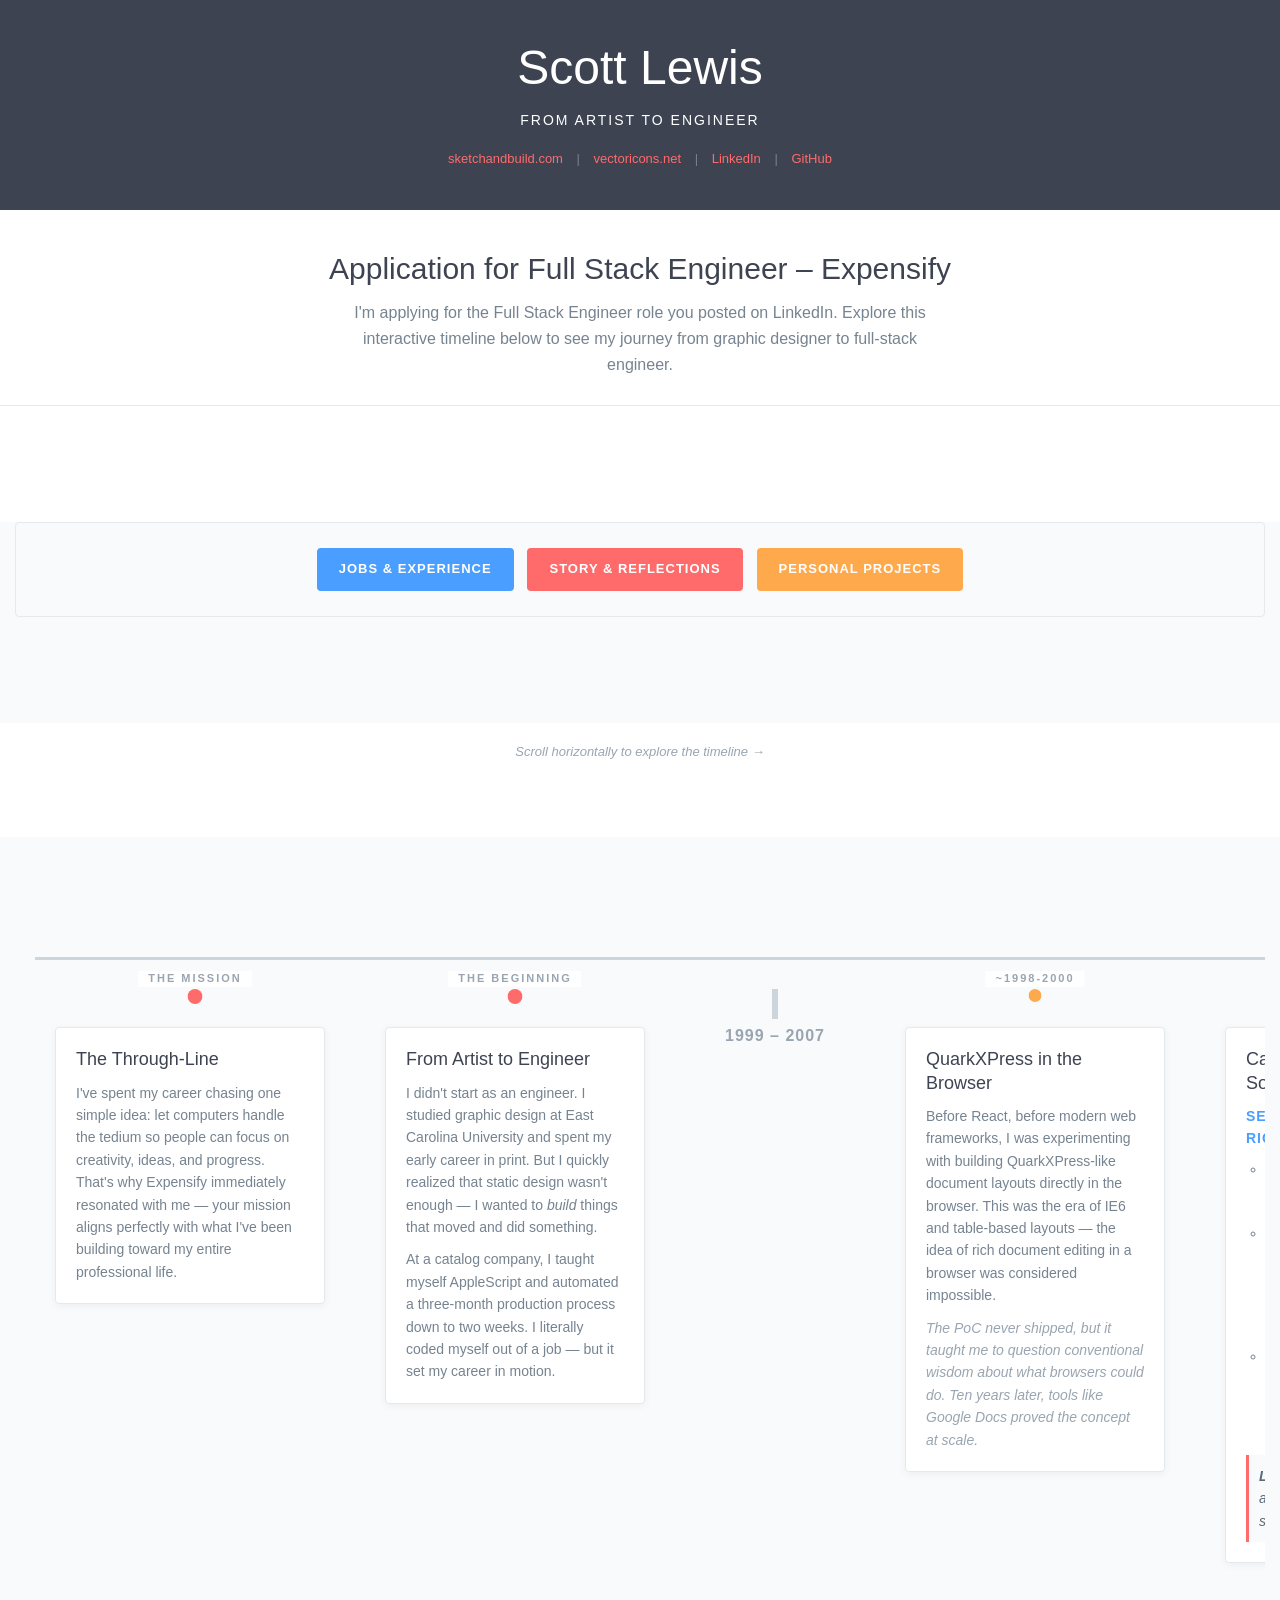
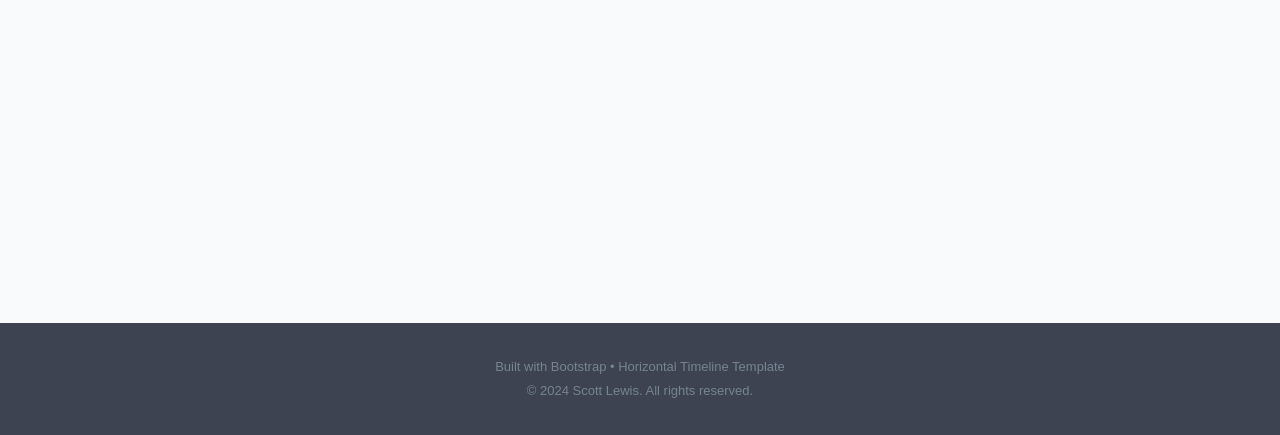
<file: index-horizontal.html>
<!DOCTYPE html>
<html lang="en">
<head>
    <meta charset="UTF-8">
    <meta name="viewport" content="width=device-width, initial-scale=1">
    <title>Scott Lewis - Career Timeline (Horizontal)</title>
    <link rel='stylesheet' href='https://maxcdn.bootstrapcdn.com/bootstrap/3.3.6/css/bootstrap.min.css'>
    <link rel="stylesheet" href="./style-horizontal.css">
</head>
<body>

<header class="example-header" id="page-header">
    <!-- Header will be loaded from JSON -->
</header>

<div class="container-fluid">
    <div class="row">
        <div class="col-md-12 example-title" id="page-intro">
            <!-- Intro will be loaded from JSON -->
        </div>
    </div>

    <!-- Filter Controls -->
    <div class="row">
        <div class="col-xs-12">
            <div class="filter-controls">
                <button onclick="toggleFilter('date')" class="filter-btn active" id="filter-date" data-type="date">
                    Jobs & Experience
                </button>
                <button onclick="toggleFilter('narrative')" class="filter-btn active" id="filter-narrative" data-type="narrative">
                    Story & Reflections
                </button>
                <button onclick="toggleFilter('factoid')" class="filter-btn active" id="filter-factoid" data-type="factoid">
                    Personal Projects
                </button>
            </div>
        </div>
    </div>

    <!-- Scroll Hint -->
    <div class="row">
        <div class="col-xs-12">
            <div class="scroll-hint">Scroll horizontally to explore the timeline</div>
        </div>
    </div>

    <!-- Horizontal Timeline -->
    <div class="row">
        <div class="col-xs-12">
            <div class="timeline-wrapper">
                <ul class="timeline-horizontal" id="timeline-container">
                    <!-- Timeline items will be loaded from JSON -->
                </ul>
            </div>
        </div>
    </div>
</div>

<footer class="timeline-footer">
    <p>Built with Bootstrap • Horizontal Timeline Template</p>
    <p>© 2024 Scott Lewis. All rights reserved.</p>
</footer>

<script>
    // Filter toggle functionality with minimum one active
    const activeFilters = new Set(['date', 'narrative', 'factoid']);

    function toggleFilter(type) {
        const button = document.getElementById(`filter-${type}`);

        // Don't allow turning off the last active filter
        if (activeFilters.has(type) && activeFilters.size === 1) {
            // Flash the button to indicate it can't be turned off
            button.style.transform = 'scale(0.95)';
            setTimeout(() => {
                button.style.transform = '';
            }, 200);
            return;
        }

        if (activeFilters.has(type)) {
            activeFilters.delete(type);
            button.classList.remove('active');
        } else {
            activeFilters.add(type);
            button.classList.add('active');
        }

        updateVisibleItems();
    }

    function updateVisibleItems() {
        const allItems = document.querySelectorAll('.timeline-item[data-type]');

        allItems.forEach(item => {
            const itemType = item.getAttribute('data-type');

            if (activeFilters.has(itemType)) {
                item.style.display = '';
            } else {
                item.style.display = 'none';
            }
        });
    }

    // Render timeline item based on type
    function renderTimelineItem(item) {
        if (item.type === 'period') {
            return `
                <li class="timeline-item period">
                    <div class="timeline-info"></div>
                    <div class="timeline-marker"></div>
                    <div class="timeline-content">
                        <h2 class="timeline-title">${item.title}</h2>
                    </div>
                </li>
            `;
        }

        if (item.type === 'date') {
            const bulletsHtml = item.bullets ? `<ul>${item.bullets.map(b => `<li>${b}</li>`).join('')}</ul>` : '';
            const jobTitleHtml = item.jobTitle ? `<p class="job-title">${item.jobTitle}</p>` : '';
            const lessonHtml = item.lesson ? `<p class="lesson">${item.lesson}</p>` : '';

            return `
                <li class="timeline-item" data-type="${item.type}">
                    <div class="timeline-info">
                        <span>${item.info}</span>
                    </div>
                    <div class="timeline-marker marker-date"></div>
                    <div class="timeline-content">
                        <h3 class="timeline-title">${item.title}</h3>
                        ${jobTitleHtml}
                        ${bulletsHtml}
                        ${lessonHtml}
                    </div>
                </li>
            `;
        }

        // narrative or factoid
        const markerClass = item.type === 'factoid' ? 'marker-factoid' : '';
        return `
            <li class="timeline-item" data-type="${item.type}">
                <div class="timeline-info">
                    <span>${item.info}</span>
                </div>
                <div class="timeline-marker ${markerClass}"></div>
                <div class="timeline-content">
                    <h3 class="timeline-title">${item.title}</h3>
                    ${item.content}
                </div>
            </li>
        `;
    }

    // Load and render timeline data
    async function loadTimeline() {
        try {
            const response = await fetch('timeline-data.json');
            const data = await response.json();

            // Render header
            const headerLinks = data.header.links.map(link =>
                `<a href="${link.url}" target="_blank">${link.text}</a>`
            ).join(' <span>|</span> ');

            document.getElementById('page-header').innerHTML = `
                <h1>${data.header.name}</h1>
                <p>${data.header.subtitle}</p>
                <div class="header-links">
                    ${headerLinks}
                </div>
            `;

            // Render intro
            document.getElementById('page-intro').innerHTML = `
                <h2>${data.intro.title}</h2>
                <p>${data.intro.description}</p>
            `;

            // Render timeline
            const timelineHtml = data.timeline.map(item => renderTimelineItem(item)).join('');
            document.getElementById('timeline-container').innerHTML = timelineHtml;

        } catch (error) {
            console.error('Error loading timeline data:', error);
            document.getElementById('timeline-container').innerHTML = `
                <li class="timeline-item">
                    <div class="timeline-content">
                        <p style="color: #FF6B6B;">Error loading timeline data. Please make sure timeline-data.json is in the same directory.</p>
                    </div>
                </li>
            `;
        }
    }

    // Load timeline when page loads
    document.addEventListener('DOMContentLoaded', loadTimeline);
</script>

</body>
</html>
</file>
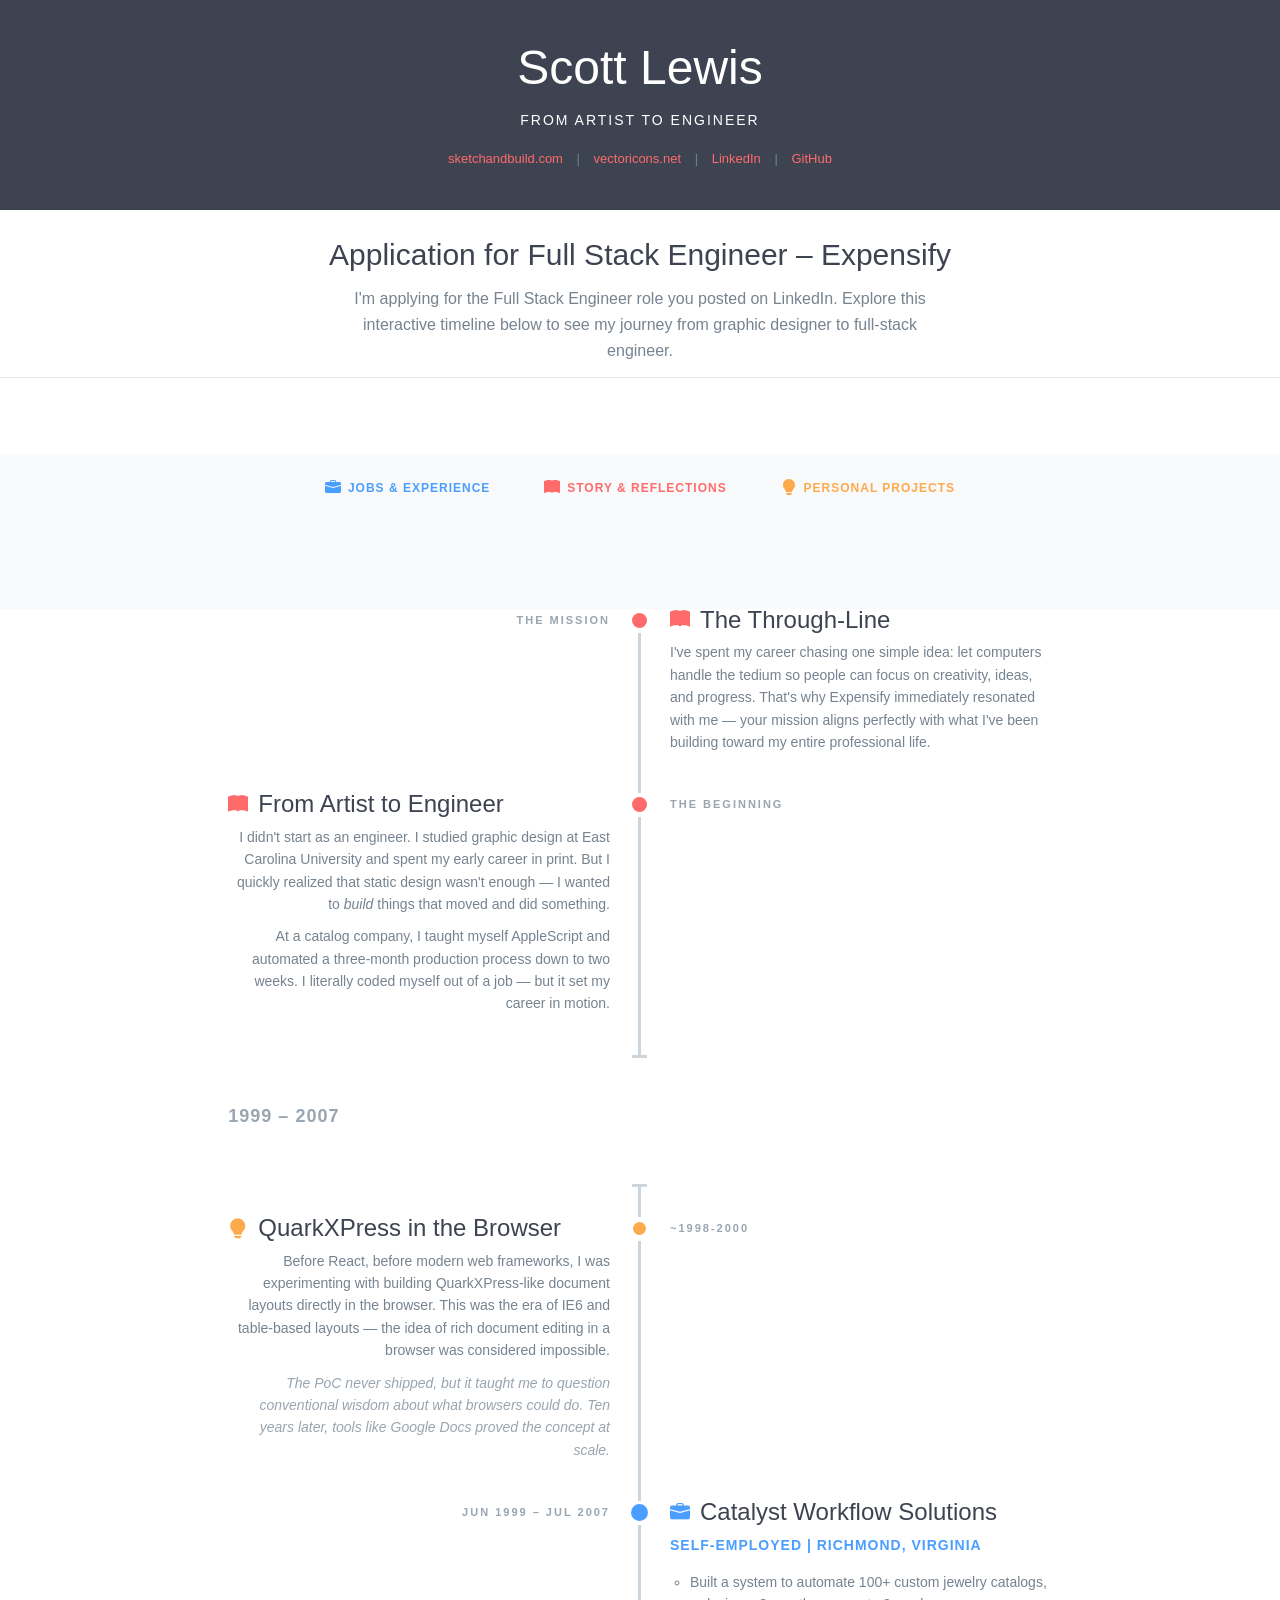
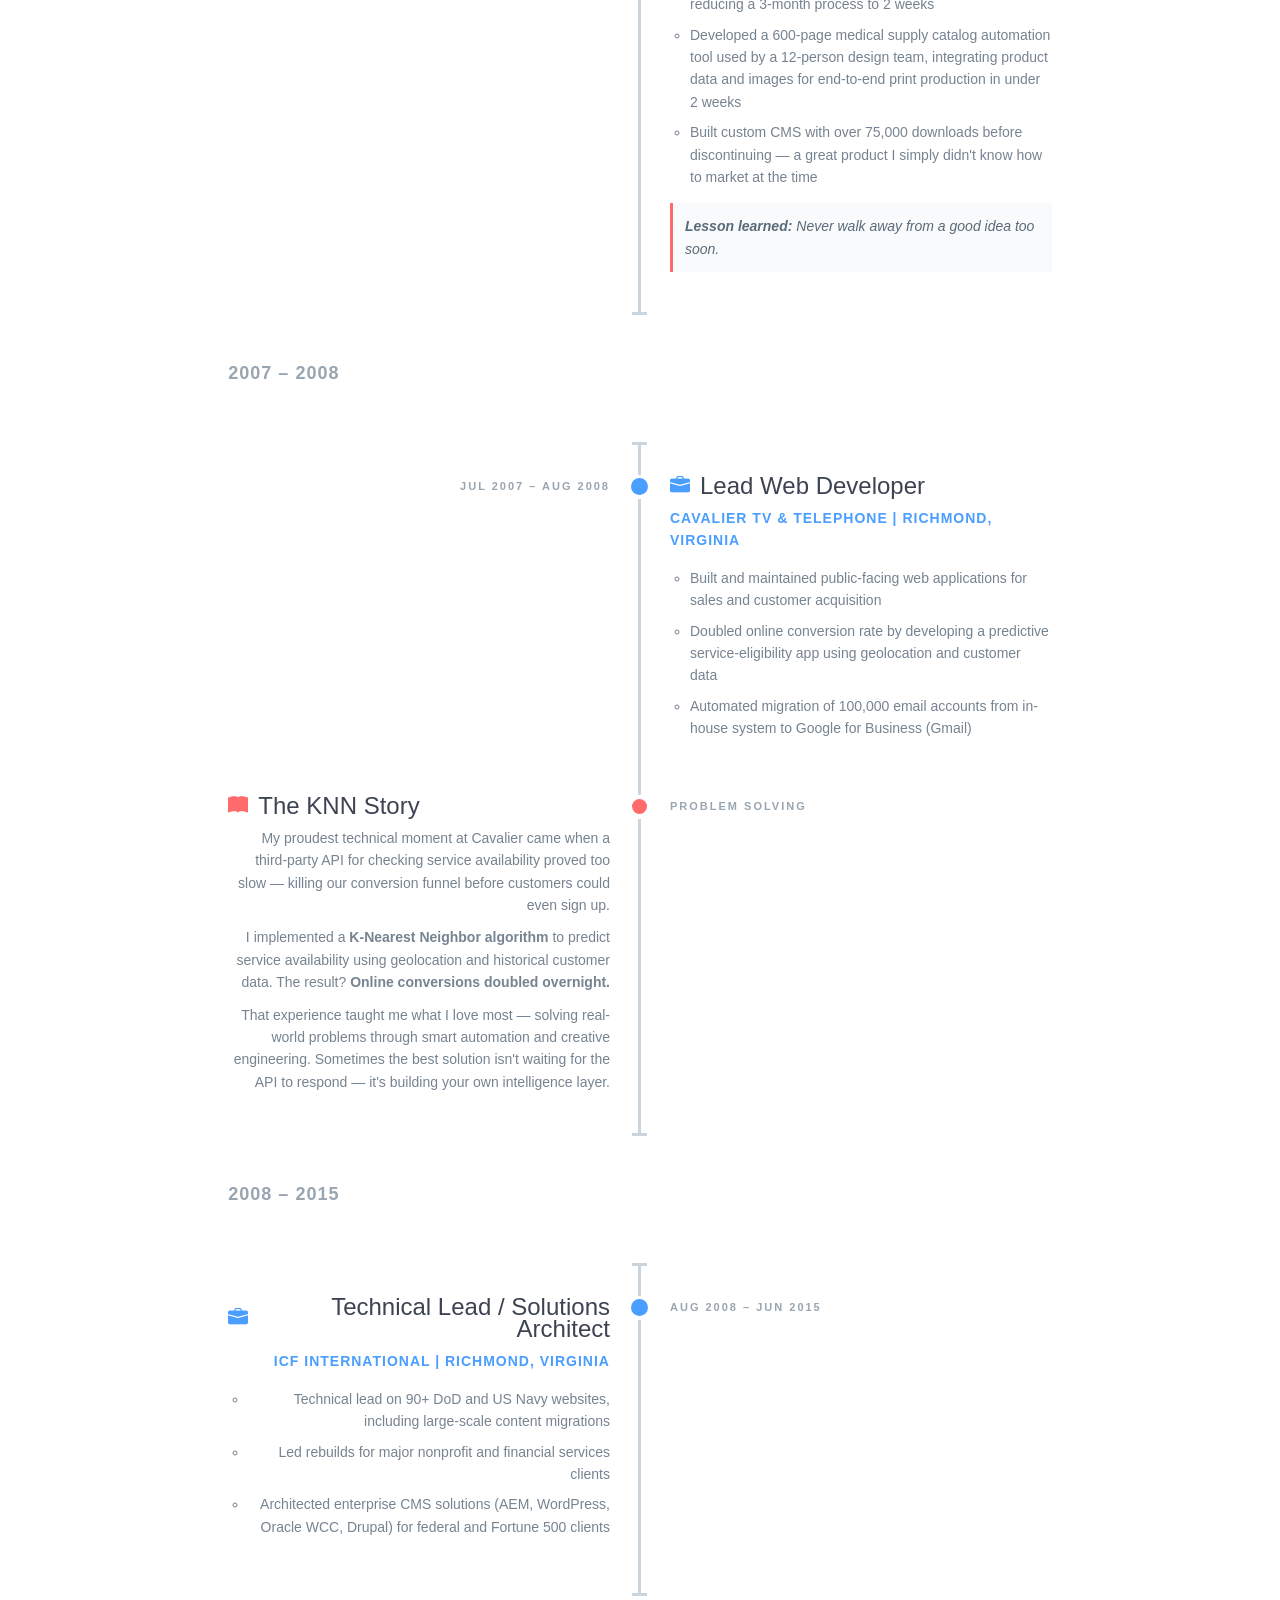
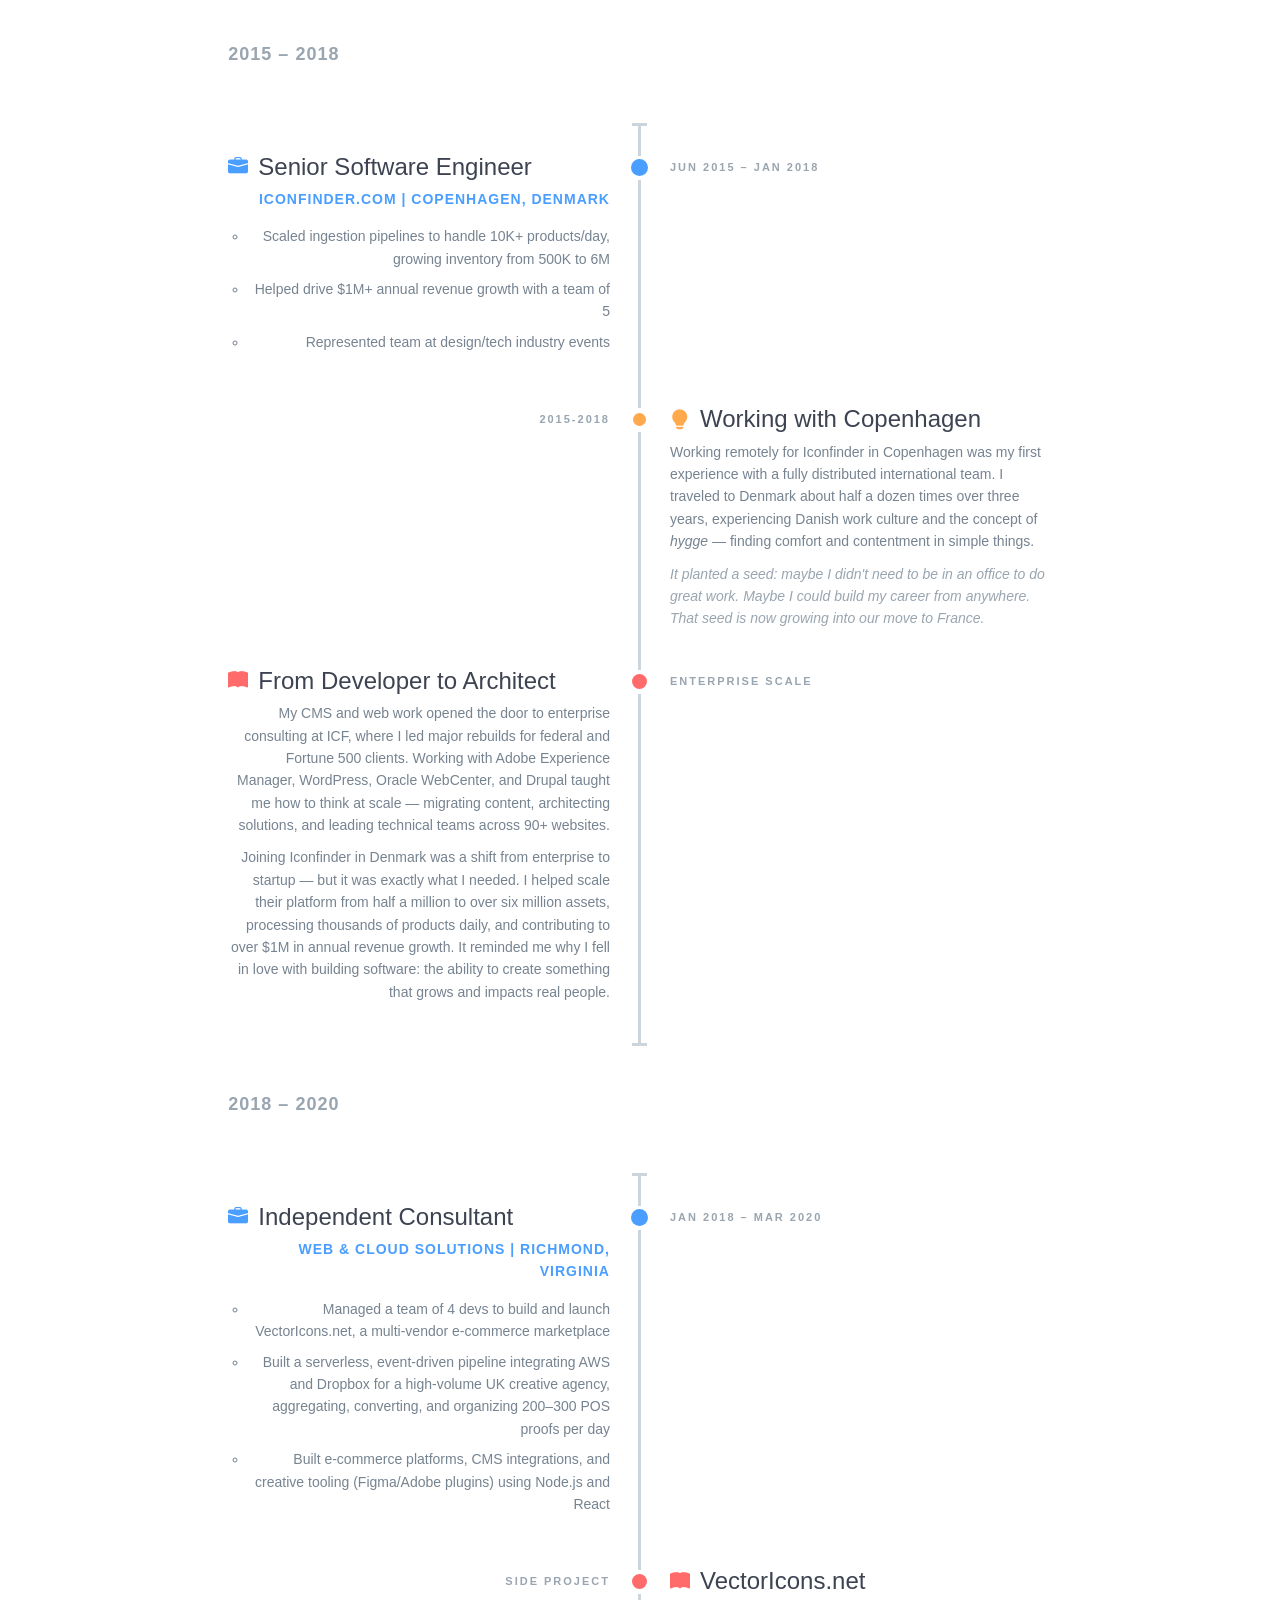
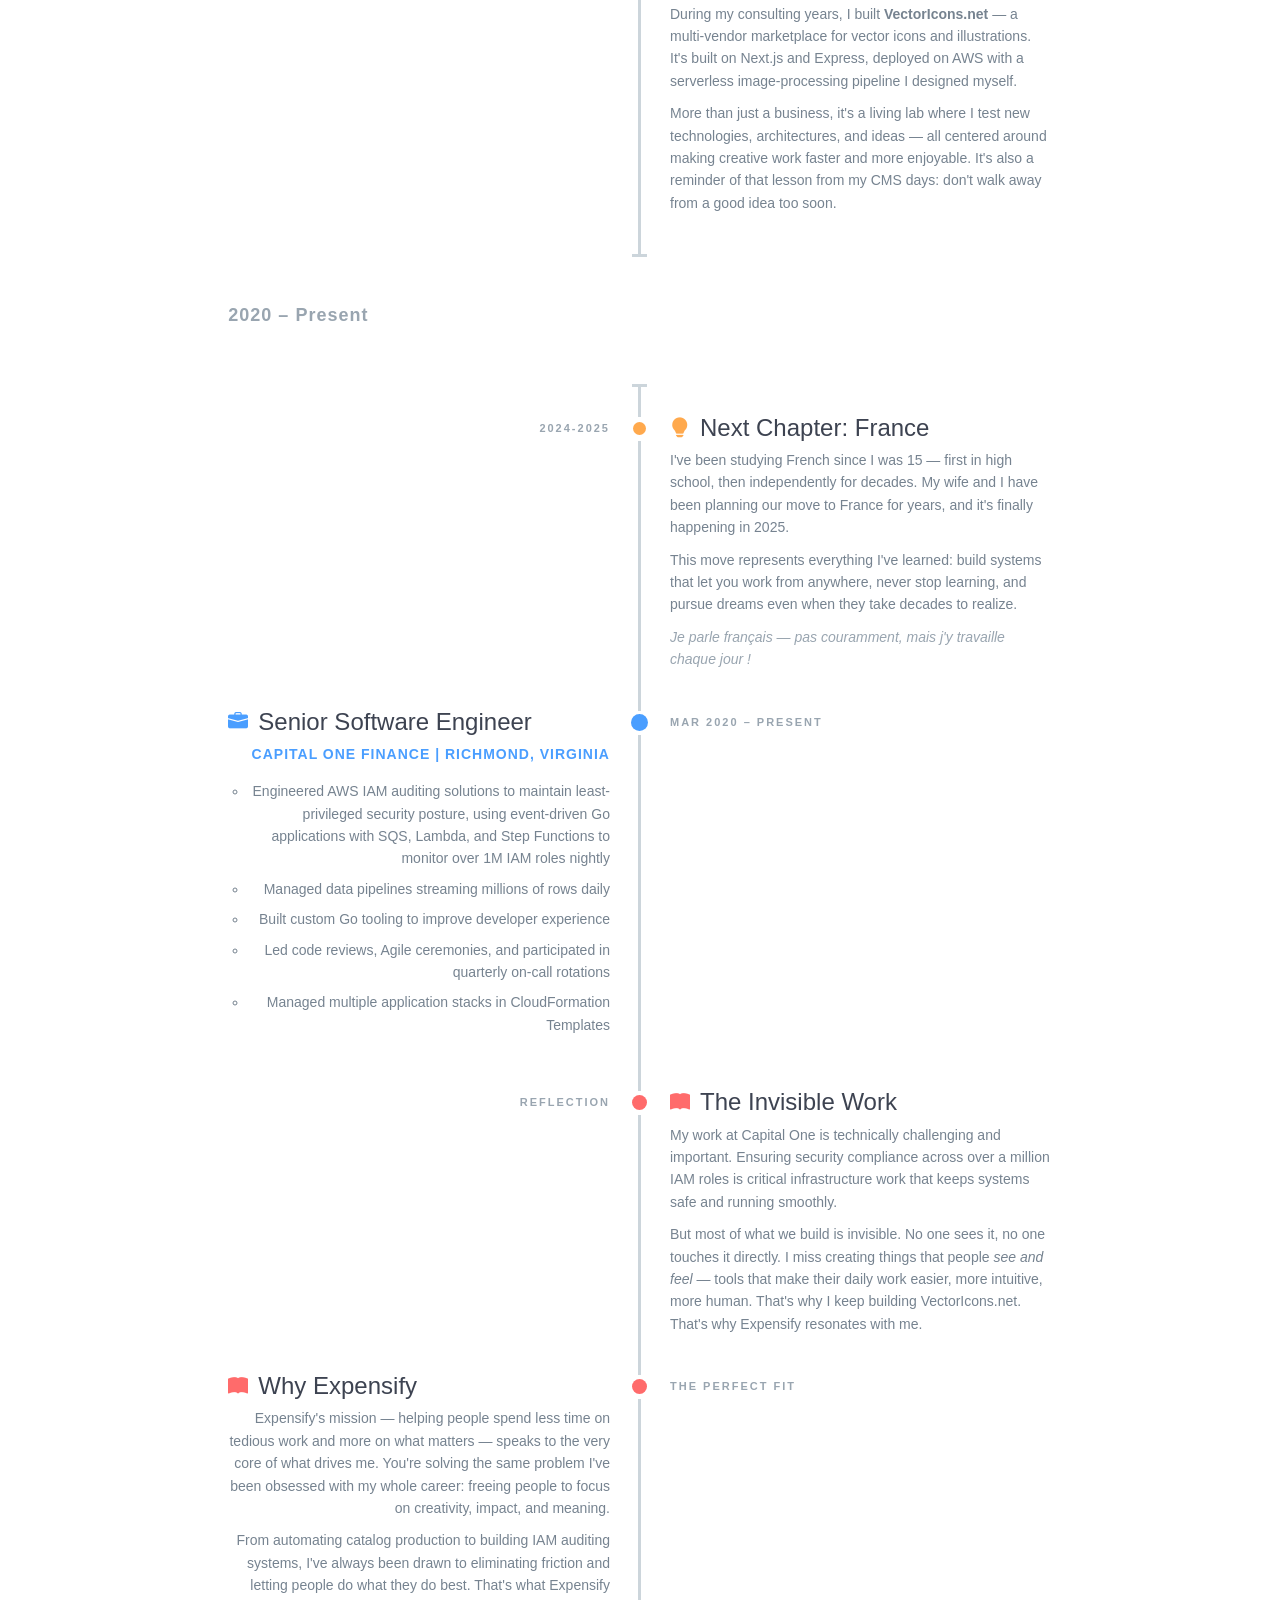
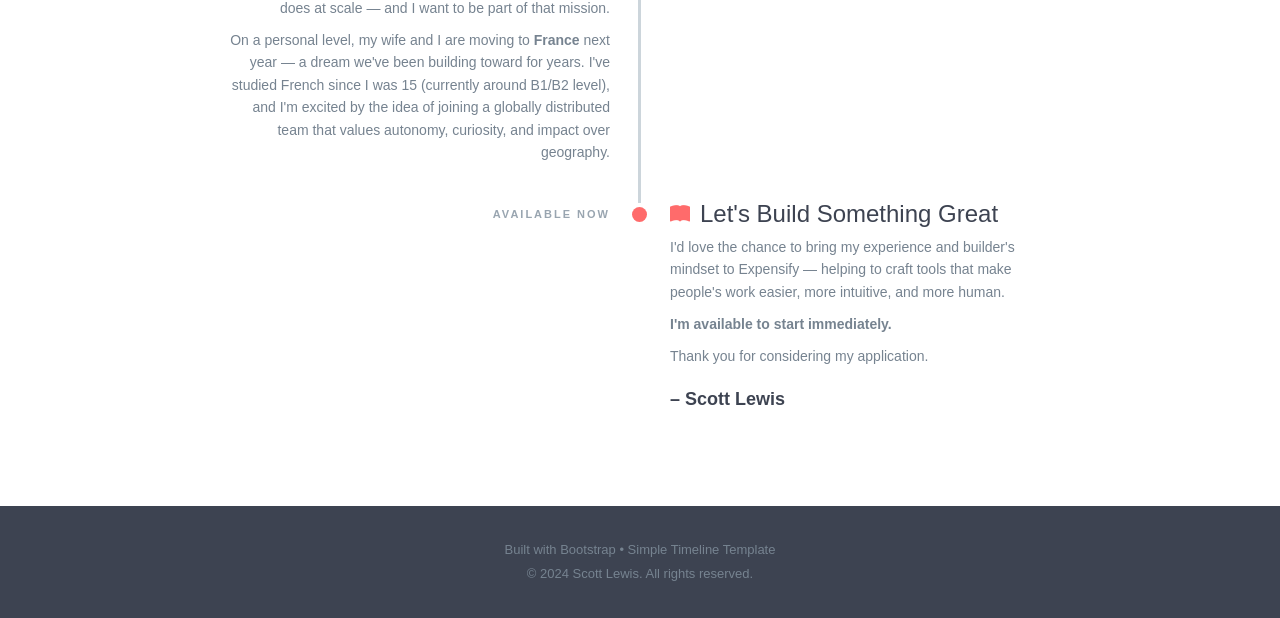
<file: index-minimal.html>
<!DOCTYPE html>
<html lang="en">
<head>
    <meta charset="UTF-8">
    <meta name="viewport" content="width=device-width, initial-scale=1">
    <title>Scott Lewis - Career Timeline</title>
    <link rel='stylesheet' href='https://maxcdn.bootstrapcdn.com/bootstrap/3.3.6/css/bootstrap.min.css'>
    <link rel="stylesheet" href="https://cdn.jsdelivr.net/npm/bootstrap-icons@1.11.1/font/bootstrap-icons.css">
    <link rel="stylesheet" href="./style-minimal.css">
</head>
<body>

<header class="example-header" id="page-header">
    <!-- Header will be loaded from JSON -->
</header>

<div class="container-fluid">
    <div class="row">
        <div class="col-md-12 example-title" id="page-intro">
            <!-- Intro will be loaded from JSON -->
        </div>
    </div>

    <!-- Filter Controls -->
    <div class="row">
        <div class="col-xs-10 col-xs-offset-1 col-sm-8 col-sm-offset-2">
            <div class="filter-controls">
                <button onclick="toggleFilter('date')" class="filter-btn active" id="filter-date" data-type="date">
                    <i class="bi bi-briefcase-fill"></i>
                    <span>Jobs & Experience</span>
                </button>
                <button onclick="toggleFilter('narrative')" class="filter-btn active" id="filter-narrative" data-type="narrative">
                    <i class="bi bi-book-fill"></i>
                    <span>Story & Reflections</span>
                </button>
                <button onclick="toggleFilter('factoid')" class="filter-btn active" id="filter-factoid" data-type="factoid">
                    <i class="bi bi-lightbulb-fill"></i>
                    <span>Personal Projects</span>
                </button>
            </div>
        </div>
    </div>

    <!-- Timeline -->
    <div class="row">
        <div class="col-xs-10 col-xs-offset-1 col-sm-8 col-sm-offset-2">
            <ul class="timeline timeline-centered" id="timeline-container">
                <!-- Timeline items will be loaded from JSON -->
            </ul>
        </div>
    </div>
</div>

<footer class="timeline-footer">
    <p>Built with Bootstrap • Simple Timeline Template</p>
    <p>© 2024 Scott Lewis. All rights reserved.</p>
</footer>

<script>
    // Filter toggle functionality
    const activeFilters = new Set(['date', 'narrative', 'factoid']);

    function toggleFilter(type) {
        const button = document.getElementById(`filter-${type}`);

        // Don't allow turning off the last active filter
        if (activeFilters.has(type) && activeFilters.size === 1) {
            // Flash the button to indicate it can't be turned off
            button.style.transform = 'scale(0.95)';
            setTimeout(() => {
                button.style.transform = '';
            }, 200);
            return;
        }

        if (activeFilters.has(type)) {
            activeFilters.delete(type);
            button.classList.remove('active');
        } else {
            activeFilters.add(type);
            button.classList.add('active');
        }

        updateVisibleItems();
    }

    function updateVisibleItems() {
        const allItems = document.querySelectorAll('.timeline-item[data-type]');

        allItems.forEach(item => {
            const itemType = item.getAttribute('data-type');

            if (activeFilters.has(itemType)) {
                item.style.display = '';
            } else {
                item.style.display = 'none';
            }
        });
    }

    // Get icon for timeline item type
    function getIconForType(type) {
        const icons = {
            'date': 'bi-briefcase-fill',
            'narrative': 'bi-book-fill',
            'factoid': 'bi-lightbulb-fill'
        };
        return icons[type] || '';
    }

    // Render timeline item based on type
    function renderTimelineItem(item) {
        if (item.type === 'period') {
            return `
                <li class="timeline-item period">
                    <div class="timeline-info"></div>
                    <div class="timeline-marker"></div>
                    <div class="timeline-content">
                        <h2 class="timeline-title">${item.title}</h2>
                    </div>
                </li>
            `;
        }

        const iconClass = getIconForType(item.type);

        if (item.type === 'date') {
            const bulletsHtml = item.bullets ? `<ul>${item.bullets.map(b => `<li>${b}</li>`).join('')}</ul>` : '';
            const jobTitleHtml = item.jobTitle ? `<p class="job-title">${item.jobTitle}</p>` : '';
            const lessonHtml = item.lesson ? `<p class="lesson">${item.lesson}</p>` : '';

            return `
                <li class="timeline-item" data-type="${item.type}">
                    <div class="timeline-info">
                        <span>${item.info}</span>
                    </div>
                    <div class="timeline-marker marker-date"></div>
                    <div class="timeline-content">
                        <h3 class="timeline-title">
                            <i class="bi ${iconClass}"></i>
                            <span>${item.title}</span>
                        </h3>
                        ${jobTitleHtml}
                        ${bulletsHtml}
                        ${lessonHtml}
                    </div>
                </li>
            `;
        }

        // narrative or factoid
        const markerClass = item.type === 'factoid' ? 'marker-factoid' : '';
        return `
            <li class="timeline-item" data-type="${item.type}">
                <div class="timeline-info">
                    <span>${item.info}</span>
                </div>
                <div class="timeline-marker ${markerClass}"></div>
                <div class="timeline-content">
                    <h3 class="timeline-title">
                        <i class="bi ${iconClass}"></i>
                        <span>${item.title}</span>
                    </h3>
                    ${item.content}
                </div>
            </li>
        `;
    }

    // Load and render timeline data
    async function loadTimeline() {
        try {
            const response = await fetch('timeline-data.json');
            const data = await response.json();

            // Render header
            const headerLinks = data.header.links.map(link =>
                `<a href="${link.url}" target="_blank">${link.text}</a>`
            ).join(' <span>|</span> ');

            document.getElementById('page-header').innerHTML = `
                <h1>${data.header.name}</h1>
                <p>${data.header.subtitle}</p>
                <div class="header-links">
                    ${headerLinks}
                </div>
            `;

            // Render intro
            document.getElementById('page-intro').innerHTML = `
                <h2>${data.intro.title}</h2>
                <p>${data.intro.description}</p>
            `;

            // Render timeline
            const timelineHtml = data.timeline.map(item => renderTimelineItem(item)).join('');
            document.getElementById('timeline-container').innerHTML = timelineHtml;

        } catch (error) {
            console.error('Error loading timeline data:', error);
            document.getElementById('timeline-container').innerHTML = `
                <li class="timeline-item">
                    <div class="timeline-content">
                        <p style="color: #FF6B6B;">Error loading timeline data. Please make sure timeline-data.json is in the same directory.</p>
                    </div>
                </li>
            `;
        }
    }

    // Load timeline when page loads
    document.addEventListener('DOMContentLoaded', loadTimeline);
</script>

</body>
</html>
</file>
<file: style-horizontal.css>
body {
  color: #768390;
  background: #FFF;
  font-family: -apple-system, BlinkMacSystemFont, "Segoe UI", Helvetica, Arial, sans-serif;
  padding: 0;
  -webkit-font-smoothing: antialiased;
}

h1, h2, h3, h4, h5, h6 {
  color: #3D4351;
  margin-top: 0;
}

a {
  color: #FF6B6B;
  text-decoration: none;
}
a:hover {
  color: #ff9a9a;
  text-decoration: none;
}

/*==================================
    HEADER
==================================*/
.example-header {
  background: #3D4351;
  color: #FFF;
  font-weight: 300;
  padding: 3em 1em;
  text-align: center;
}
.example-header h1 {
  color: #FFF;
  font-weight: 300;
  margin-bottom: 15px;
  font-size: 48px;
}
.example-header p {
  font-size: 14px;
  text-transform: uppercase;
  letter-spacing: 2px;
  font-weight: 400;
  margin-bottom: 20px;
}
.example-header .header-links {
  font-size: 13px;
  margin-top: 20px;
}
.example-header .header-links a {
  color: #FF6B6B;
  margin: 0 5px;
}
.example-header .header-links span {
  color: #768390;
  margin: 0 5px;
}

.container-fluid .row {
  padding: 0 0 4em 0;
}
.container-fluid .row:nth-child(even) {
  background: #F9FAFB;
}

.example-title {
  text-align: center;
  margin-bottom: 60px;
  padding: 3em 0 2em 0;
  border-bottom: 1px solid #E4EAEC;
}
.example-title h2 {
  margin-bottom: 15px;
}
.example-title p {
  margin: 0 auto;
  font-size: 16px;
  max-width: 600px;
  line-height: 1.6;
}

/*==================================
    FILTER CONTROLS
==================================*/
.filter-controls {
  text-align: center;
  margin-bottom: 50px;
  padding: 20px;
  background: #F9FAFB;
  border-radius: 4px;
  border: 1px solid #E4EAEC;
}

.filter-btn {
  background: #FFF;
  border: 2px solid #CCD5DB;
  color: #768390;
  padding: 10px 20px;
  margin: 5px;
  border-radius: 4px;
  font-size: 13px;
  font-weight: 600;
  text-transform: uppercase;
  letter-spacing: 1px;
  cursor: pointer;
  transition: all 0.3s ease;
}

.filter-btn:hover {
  border-color: #FF6B6B;
  color: #FF6B6B;
}

.filter-btn.active {
  background: #FF6B6B;
  border-color: #FF6B6B;
  color: #FFF;
}

.filter-btn.active[data-type="date"] {
  background: #4A9EFF;
  border-color: #4A9EFF;
}

.filter-btn.active[data-type="factoid"] {
  background: #FFA94D;
  border-color: #FFA94D;
}

/*==================================
    HORIZONTAL TIMELINE
==================================*/
.timeline-wrapper {
  position: relative;
  padding: 60px 0;
  overflow-x: auto;
  overflow-y: visible;
  -webkit-overflow-scrolling: touch;
}

.timeline-horizontal {
  display: flex;
  list-style: none;
  padding: 0;
  margin: 0;
  position: relative;
  min-width: max-content;
  padding: 40px 20px 80px 20px;
}

/* Horizontal line */
.timeline-horizontal:before {
  content: '';
  position: absolute;
  top: 60px;
  left: 20px;
  right: 20px;
  height: 3px;
  background: #CCD5DB;
  z-index: 1;
}

/*----- TIMELINE ITEM -----*/
.timeline-item {
  position: relative;
  padding: 0 30px;
  min-width: 280px;
  max-width: 320px;
  flex-shrink: 0;
}

.timeline-item:first-child {
  padding-left: 20px;
}

.timeline-item:last-child {
  padding-right: 20px;
}

/*----- TIMELINE INFO (DATE LABEL) -----*/
.timeline-info {
  position: absolute;
  top: 34px;
  left: 50%;
  transform: translateX(-50%);
  font-size: 11px;
  font-weight: 700;
  letter-spacing: 2px;
  text-transform: uppercase;
  white-space: nowrap;
  color: #99A5B0;
  background: #FFF;
  padding: 0 10px;
  z-index: 3;
}

/*----- TIMELINE MARKER (DOT) -----*/
.timeline-marker {
  position: absolute;
  top: 52px;
  left: 50%;
  transform: translateX(-50%);
  z-index: 2;
}

.timeline-marker:before {
  content: "";
  display: block;
  width: 15px;
  height: 15px;
  border-radius: 100%;
  background: #FF6B6B;
  border: 3px solid transparent;
  transition: background 0.3s ease-in-out, border 0.3s ease-in-out;
}

.timeline-item:not(.period):hover .timeline-marker:before {
  background: transparent;
  border: 3px solid #FF6B6B;
}

/* Date node markers */
.timeline-item[data-type="date"] .timeline-marker:before {
  background: #4A9EFF;
  width: 17px;
  height: 17px;
}
.timeline-item[data-type="date"]:hover .timeline-marker:before {
  background: transparent;
  border: 3px solid #4A9EFF;
}

/* Factoid node markers */
.timeline-item[data-type="factoid"] .timeline-marker:before {
  background: #FFA94D;
  width: 13px;
  height: 13px;
}
.timeline-item[data-type="factoid"]:hover .timeline-marker:before {
  background: transparent;
  border: 3px solid #FFA94D;
}

/*----- TIMELINE CONTENT -----*/
.timeline-content {
  margin-top: 90px;
  background: #FFF;
  border: 1px solid #E4EAEC;
  border-radius: 4px;
  padding: 20px;
  box-shadow: 0 2px 8px rgba(0,0,0,0.05);
  transition: box-shadow 0.3s ease;
}

.timeline-item:hover .timeline-content {
  box-shadow: 0 4px 16px rgba(0,0,0,0.1);
}

.timeline-content h3 {
  margin: 0 0 10px 0;
  font-size: 18px;
  line-height: 1.3;
}

.timeline-content p {
  margin: 0 0 10px 0;
  font-size: 14px;
  line-height: 1.6;
}

.timeline-content p:last-child {
  margin-bottom: 0;
}

.timeline-content ul {
  margin: 10px 0;
  padding-left: 20px;
  font-size: 13px;
}

.timeline-content ul li {
  margin-bottom: 6px;
  line-height: 1.5;
}

/* Job title styling */
.job-title {
  color: #4A9EFF;
  font-weight: 600;
  font-size: 12px;
  margin-bottom: 10px;
  text-transform: uppercase;
  letter-spacing: 1px;
}

/* Lesson learned styling */
.lesson {
  margin-top: 10px;
  padding: 10px;
  background: #F9FAFB;
  border-left: 3px solid #FF6B6B;
  font-style: italic;
  color: #5A6A78;
  font-size: 13px;
}

/* Factoid note styling */
.factoid-note {
  font-style: italic;
  color: #99A5B0;
  font-size: 13px;
}

/* Signature */
.signature {
  font-size: 16px;
  font-weight: 600;
  color: #3D4351;
  margin-top: 15px;
}

/*----- TIMELINE PERIOD -----*/
.period {
  min-width: 200px;
  max-width: 200px;
  padding: 0 20px;
}

.period .timeline-info {
  display: none;
}

.period .timeline-marker:before {
  background: transparent;
  border: none;
  width: 3px;
  height: 30px;
  border-radius: 0;
  border-left: 3px solid #CCD5DB;
  border-right: 3px solid #CCD5DB;
  top: -8px;
}

.period .timeline-content {
  margin-top: 80px;
  background: transparent;
  border: none;
  box-shadow: none;
  padding: 10px;
  text-align: center;
}

.period .timeline-content h2 {
  margin: 0;
  color: #99A5B0;
  font-size: 16px;
  font-weight: 600;
  letter-spacing: 1px;
}

.period:hover .timeline-content {
  box-shadow: none;
}

/*==================================
    SCROLL HINT
==================================*/
.scroll-hint {
  text-align: center;
  padding: 20px;
  color: #99A5B0;
  font-size: 13px;
  font-style: italic;
}

.scroll-hint:after {
  content: ' →';
  animation: scroll-arrow 1.5s infinite;
}

@keyframes scroll-arrow {
  0%, 100% { opacity: 1; }
  50% { opacity: 0.3; }
}

/*==================================
    FOOTER
==================================*/
.timeline-footer {
  background: #3D4351;
  color: #768390;
  text-align: center;
  padding: 30px 20px;
  font-size: 13px;
}
.timeline-footer p {
  margin: 5px 0;
}

/*==================================
    RESPONSIVE
==================================*/
@media (max-width: 768px) {
  .timeline-item {
    min-width: 240px;
    max-width: 280px;
    padding: 0 20px;
  }

  .timeline-content {
    padding: 15px;
  }

  .timeline-content h3 {
    font-size: 16px;
  }
}
</file>
<file: style-minimal.css>
body {
  color: #768390;
  background: #FFF;
  font-family: -apple-system, BlinkMacSystemFont, "Segoe UI", Helvetica, Arial, sans-serif;
  padding: 0;
  -webkit-font-smoothing: antialiased;
}

h1, h2, h3, h4, h5, h6 {
  color: #3D4351;
  margin-top: 0;
}

a {
  color: #FF6B6B;
  text-decoration: none;
}
a:hover {
  color: #ff9a9a;
  text-decoration: none;
}

/*==================================
    HEADER
==================================*/
.example-header {
  background: #3D4351;
  color: #FFF;
  font-weight: 300;
  padding: 3em 1em;
  text-align: center;
}
.example-header h1 {
  color: #FFF;
  font-weight: 300;
  margin-bottom: 15px;
  font-size: 48px;
}
.example-header p {
  font-size: 14px;
  text-transform: uppercase;
  letter-spacing: 2px;
  font-weight: 400;
  margin-bottom: 20px;
}
.example-header .header-links {
  font-size: 13px;
  margin-top: 20px;
}
.example-header .header-links a {
  color: #FF6B6B;
  margin: 0 5px;
}
.example-header .header-links span {
  color: #768390;
  margin: 0 5px;
}

.container-fluid .row {
  padding: 0 0 4em 0;
}
.container-fluid .row:nth-child(even) {
  background: #F9FAFB;
}

.example-title {
  text-align: center;
  margin-bottom: 20px;
  padding: 2em 0 1em 0;
  border-bottom: 1px solid #E4EAEC;
}
.example-title h2 {
  margin-bottom: 15px;
}
.example-title p {
  margin: 0 auto;
  font-size: 16px;
  max-width: 600px;
  line-height: 1.6;
}

/*==================================
    FILTER CONTROLS
==================================*/
.filter-controls {
  text-align: center;
  margin-bottom: 30px;
  padding: 15px;
  background: transparent;
  border-radius: 0;
  border: none;
}

.filter-btn {
  background: transparent;
  border: none;
  color: #99A5B0;
  padding: 8px 15px;
  margin: 0 10px;
  border-radius: 0;
  font-size: 12px;
  font-weight: 600;
  text-transform: uppercase;
  letter-spacing: 1px;
  cursor: pointer;
  transition: all 0.3s ease;
  display: inline-flex;
  align-items: center;
  gap: 6px;
}

.filter-btn i {
  font-size: 16px;
}

.filter-btn:hover {
  color: #3D4351;
}

.filter-btn.active {
  color: #3D4351;
}

.filter-btn.active[data-type="date"] {
  color: #4A9EFF;
}

.filter-btn.active[data-type="narrative"] {
  color: #FF6B6B;
}

.filter-btn.active[data-type="factoid"] {
  color: #FFA94D;
}

/*==================================
    TIMELINE
==================================*/
.timeline {
  line-height: 1.6em;
  list-style: none;
  margin: 0;
  padding: 0;
  width: 100%;
}
.timeline h1, .timeline h2, .timeline h3, .timeline h4, .timeline h5, .timeline h6 {
  line-height: inherit;
}

/*----- TIMELINE ITEM -----*/
.timeline-item {
  padding-left: 40px;
  position: relative;
}
.timeline-item:last-child {
  padding-bottom: 0;
}

/*----- TIMELINE INFO -----*/
.timeline-info {
  font-size: 11px;
  font-weight: 700;
  letter-spacing: 2px;
  margin: 0 0 0.5em 0;
  text-transform: uppercase;
  white-space: nowrap;
  color: #99A5B0;
}

/*----- TIMELINE MARKER -----*/
.timeline-marker {
  position: absolute;
  top: 0;
  bottom: 0;
  left: 0;
  width: 15px;
}
.timeline-marker:before {
  background: #FF6B6B;
  border: 3px solid transparent;
  border-radius: 100%;
  content: "";
  display: block;
  height: 15px;
  position: absolute;
  top: 4px;
  left: 0;
  width: 15px;
  transition: background 0.3s ease-in-out, border 0.3s ease-in-out;
}
.timeline-marker:after {
  content: "";
  width: 3px;
  background: #CCD5DB;
  display: block;
  position: absolute;
  top: 24px;
  bottom: 0;
  left: 6px;
}
.timeline-item:last-child .timeline-marker:after {
  content: none;
}

.timeline-item:not(.period):hover .timeline-marker:before {
  background: transparent;
  border: 3px solid #FF6B6B;
}

/* Date node markers */
.timeline-item[data-type="date"] .timeline-marker:before {
  background: #4A9EFF;
  width: 17px;
  height: 17px;
  top: 3px;
  left: -1px;
}
.timeline-item[data-type="date"]:hover .timeline-marker:before {
  background: transparent;
  border: 3px solid #4A9EFF;
}

/* Factoid node markers */
.timeline-item[data-type="factoid"] .timeline-marker:before {
  background: #FFA94D;
  width: 13px;
  height: 13px;
  top: 5px;
  left: 1px;
}
.timeline-item[data-type="factoid"]:hover .timeline-marker:before {
  background: transparent;
  border: 3px solid #FFA94D;
}

/*----- TIMELINE CONTENT -----*/
.timeline-content {
  padding-bottom: 40px;
}
.timeline-content p:last-child {
  margin-bottom: 0;
}
.timeline-content ul {
  margin: 15px 0;
  padding-left: 20px;
}
.timeline-content ul li {
  margin-bottom: 8px;
  line-height: 1.6;
}

/* Timeline content icons */
.timeline-title {
  display: flex;
  align-items: center;
  gap: 10px;
}

.timeline-title i {
  font-size: 20px;
  flex-shrink: 0;
}

.timeline-item[data-type="date"] .timeline-title i {
  color: #4A9EFF;
}

.timeline-item[data-type="narrative"] .timeline-title i {
  color: #FF6B6B;
}

.timeline-item[data-type="factoid"] .timeline-title i {
  color: #FFA94D;
}

/* Job title styling */
.job-title {
  color: #4A9EFF;
  font-weight: 600;
  font-size: 14px;
  margin-bottom: 15px;
  text-transform: uppercase;
  letter-spacing: 1px;
}

/* Lesson learned styling */
.lesson {
  margin-top: 15px;
  padding: 12px;
  background: #F9FAFB;
  border-left: 3px solid #FF6B6B;
  font-style: italic;
  color: #5A6A78;
}

/* Factoid note styling */
.factoid-note {
  font-style: italic;
  color: #99A5B0;
  font-size: 14px;
}

/* Signature */
.signature {
  font-size: 18px;
  font-weight: 600;
  color: #3D4351;
  margin-top: 20px;
}

/*----- TIMELINE PERIOD -----*/
.period {
  padding: 0;
}
.period .timeline-info {
  display: none;
}
.period .timeline-marker:before {
  background: transparent;
  content: "";
  width: 15px;
  height: auto;
  border: none;
  border-radius: 0;
  top: 0;
  bottom: 30px;
  position: absolute;
  border-top: 3px solid #CCD5DB;
  border-bottom: 3px solid #CCD5DB;
}
.period .timeline-marker:after {
  content: "";
  height: 32px;
  top: auto;
}
.period .timeline-content {
  padding: 40px 0 70px;
}
.period .timeline-title {
  margin: 0;
  color: #99A5B0;
  font-size: 18px;
  font-weight: 600;
  letter-spacing: 1px;
}

/*----------------------------------------------
    MOD: TIMELINE CENTERED
----------------------------------------------*/
@media (min-width: 768px) {
  .timeline-centered .timeline, .timeline-centered .timeline {
    display: table;
  }
  .timeline-centered .timeline-item, .timeline-centered .timeline-item {
    display: table-row;
    padding: 0;
  }
  .timeline-centered .timeline-info, .timeline-centered .timeline-info,
  .timeline-centered .timeline-marker,
  .timeline-centered .timeline-marker,
  .timeline-centered .timeline-content,
  .timeline-centered .timeline-content,
  .timeline-centered .period .timeline-info {
    display: table-cell;
    vertical-align: top;
  }
  .timeline-centered .timeline-marker, .timeline-centered .timeline-marker {
    position: relative;
  }
  .timeline-centered .timeline-content, .timeline-centered .timeline-content {
    padding-left: 30px;
  }
  .timeline-centered .timeline-info, .timeline-centered .timeline-info {
    padding-right: 30px;
  }
  .timeline-centered .period .timeline-title, .timeline-centered .period .timeline-title {
    position: relative;
    left: -45px;
  }
}

@media (min-width: 992px) {
  .timeline-centered,
  .timeline-centered .timeline-item,
  .timeline-centered .timeline-info,
  .timeline-centered .timeline-marker,
  .timeline-centered .timeline-content {
    display: block;
    margin: 0;
    padding: 0;
  }
  .timeline-centered .timeline-item {
    padding-bottom: 40px;
    overflow: hidden;
  }
  .timeline-centered .timeline-marker {
    position: absolute;
    left: 50%;
    margin-left: -7.5px;
  }
  .timeline-centered .timeline-info,
  .timeline-centered .timeline-content {
    width: 50%;
  }
  .timeline-centered > .timeline-item:nth-child(odd) .timeline-info {
    float: left;
    text-align: right;
    padding-right: 30px;
  }
  .timeline-centered > .timeline-item:nth-child(odd) .timeline-content {
    float: right;
    text-align: left;
    padding-left: 30px;
  }
  .timeline-centered > .timeline-item:nth-child(even) .timeline-info {
    float: right;
    text-align: left;
    padding-left: 30px;
  }
  .timeline-centered > .timeline-item:nth-child(even) .timeline-content {
    float: left;
    text-align: right;
    padding-right: 30px;
  }
  .timeline-centered > .timeline-item.period .timeline-content {
    float: none;
    padding: 0;
    width: 100%;
    text-align: center;
  }
  .timeline-centered .timeline-item.period {
    padding: 50px 0 90px;
  }
  .timeline-centered .period .timeline-marker:after {
    height: 30px;
    bottom: 0;
    top: auto;
  }
  .timeline-centered .period .timeline-title {
    left: auto;
  }
}

/*==================================
    FOOTER
==================================*/
.timeline-footer {
  background: #3D4351;
  color: #768390;
  text-align: center;
  padding: 30px 20px;
  font-size: 13px;
}
.timeline-footer p {
  margin: 5px 0;
}
</file>
